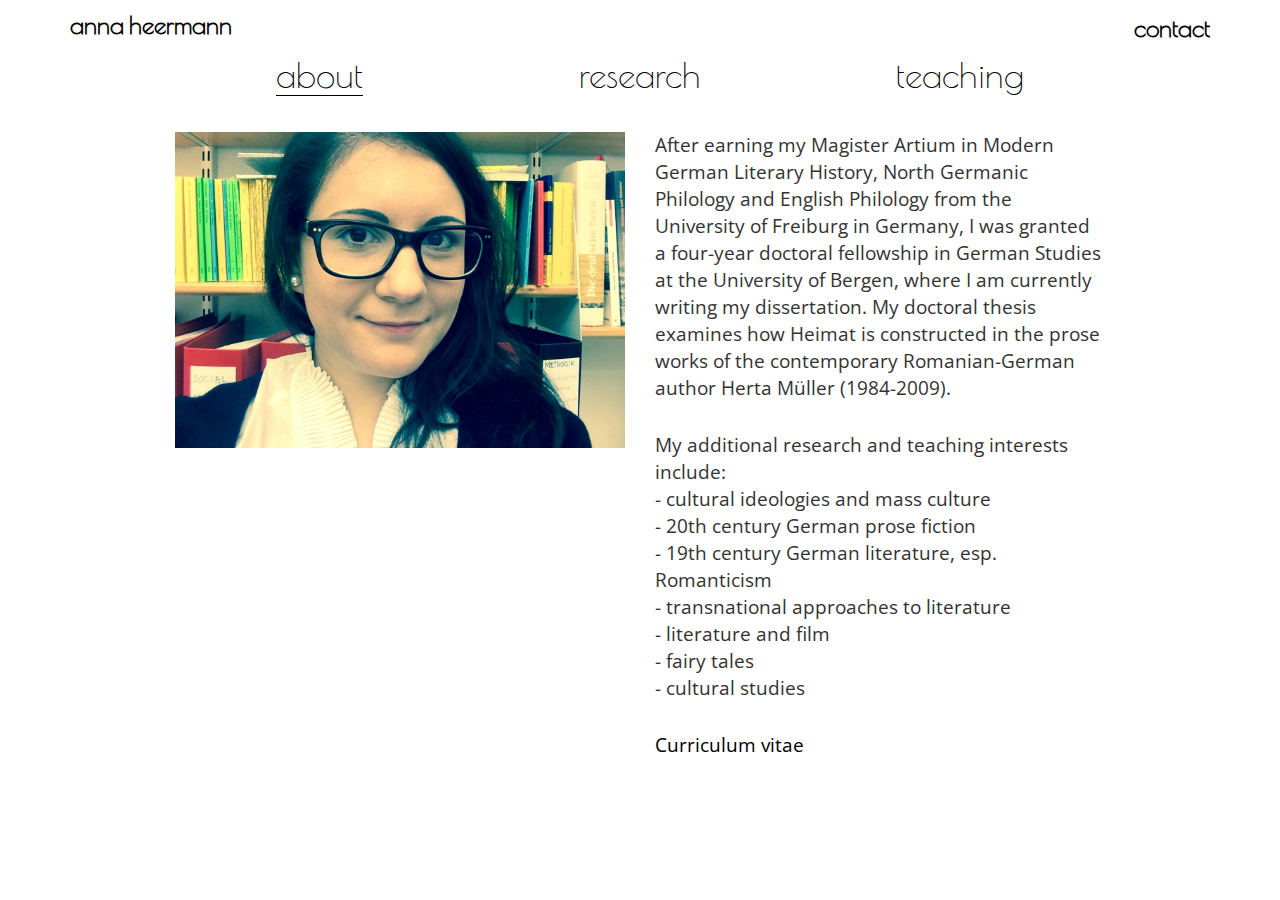
<file: about.html>
<!DOCTYPE html>
<html>
	<head>
	    <meta charset="UTF-8">
      <link href='http://fonts.googleapis.com/css?family=Poiret+One' rel='stylesheet' type='text/css'>
      <link href='http://fonts.googleapis.com/css?family=Open+Sans' rel='stylesheet' type='text/css'>
      <link rel="stylesheet" type="text/css" href="resources/style.css">
      <title>Anna Heermann</title>
      <script>
        (function(i,s,o,g,r,a,m){i['GoogleAnalyticsObject']=r;i[r]=i[r]||function(){
        (i[r].q=i[r].q||[]).push(arguments)},i[r].l=1*new Date();a=s.createElement(o),
        m=s.getElementsByTagName(o)[0];a.async=1;a.src=g;m.parentNode.insertBefore(a,m)
        })(window,document,'script','//www.google-analytics.com/analytics.js','ga');m
        ga('create', 'UA-15109205-2', 'auto');
        ga('send', 'pageview');
      </script>
      <meta name ="viewport" content="device-width" initial-scale="1.0">
	</head>
	<body>
		<nav class="navbar navbar-nav navbar-fixed-top" id ="navbackgroundcolor" role="navigation">
      <div class="container">
        <div class="navbar-header">
          <a class="navbar-brand" id="name" href="index.html">anna heermann</a>
        </div>
        <div id="navbar" class="collapse navbar-collapse">
         <ul class="nav navbar-right">
						<li id="contact"><a href="mailto:anna.heermann@gmail.com">contact</a></li>   
						
					</ul>
        </div><!--/.nav-collapse -->
      </div>
    </nav>
		
	<div class="container linkcontainer">
		<div class ="row">
			<div class="link col-md-4">
				<a href="about.html" class="onpage">about</a>
			</div>
			<div class="link col-md-4">	
				<a href="research.html">research</a>
			</div>
			<div class="link col-md-4">
				<a href="teaching.html">teaching</a>
			</div>
		</div>
	</div>

  	<div class ="container sevenfive">
  		<div class="row">
  			<div class="col-md-6">
  				<img src="img/about_img.jpg"  alt="Anna" class="img-responsive" alt="Responsive image">
  			</div>
  			<div class="col-md-6">
  			<p>	After earning my Magister Artium in Modern German Literary History, North Germanic Philology and English Philology from the University of Freiburg in Germany, I was granted a four-year doctoral fellowship in German Studies at the University of Bergen, where I am currently writing my dissertation. My doctoral thesis examines how Heimat is constructed in the prose works of the contemporary Romanian-German author Herta Müller (1984-2009). 
        </p>
        <br>
        <p>
        My additional research and teaching interests include: <br>
        - cultural ideologies and mass culture <br>
        - 20th century German prose fiction <br>
        - 19th century German literature, esp. Romanticism <br>
        - transnational approaches to literature <br>
        - literature and film <br>
        - fairy tales <br>
        - cultural studies <br>
        </p>
        <br>
        <p>
        <a href="resources/CV.pdf" >Curriculum vitae</a>
        </p>
  			</div>
  		</div>

  	</div>
</file>
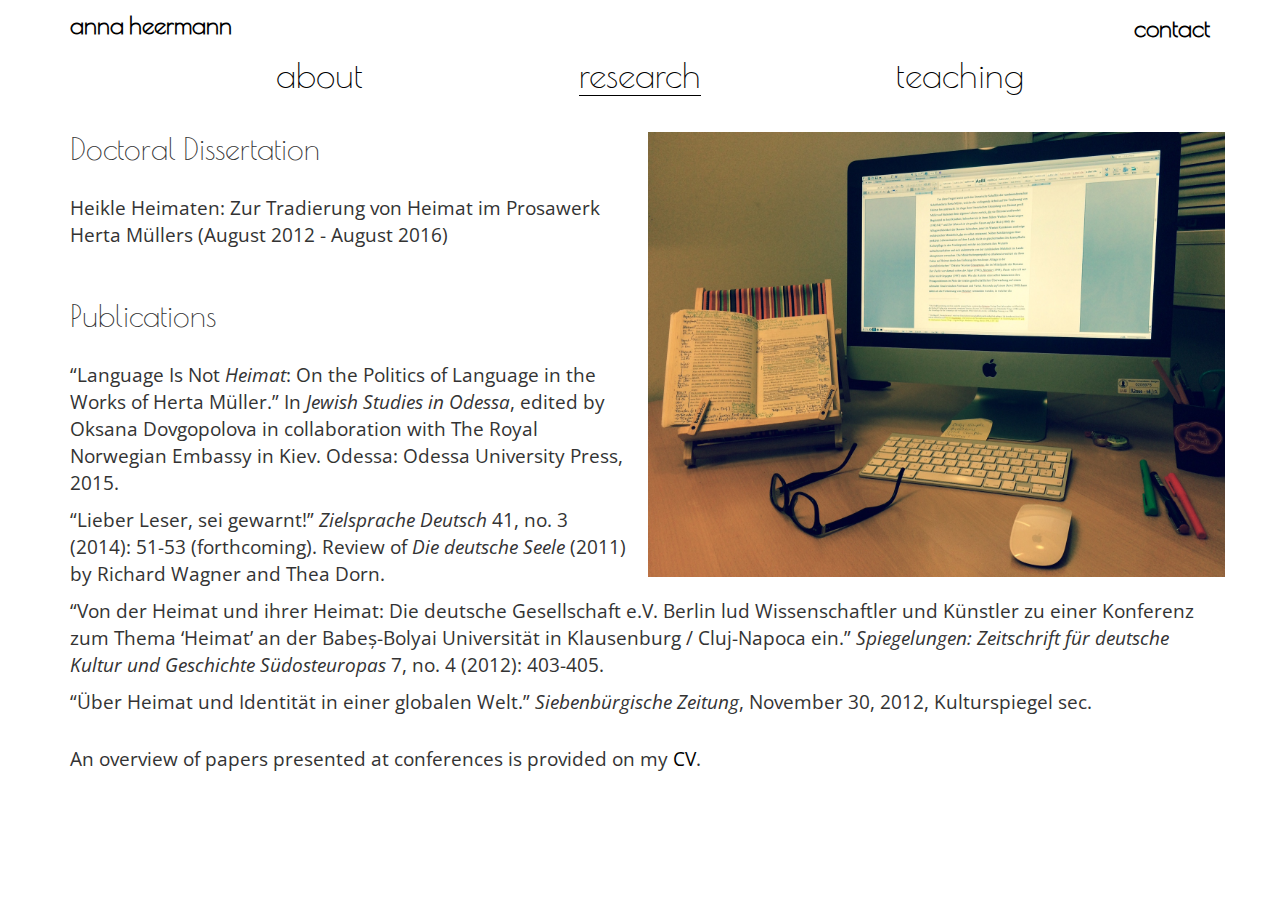
<file: research.html>
<!DOCTYPE html>
<html>
	<head>
		<meta charset="UTF-8">
    <link href='http://fonts.googleapis.com/css?family=Poiret+One' rel='stylesheet' type='text/css'>
    <link href='http://fonts.googleapis.com/css?family=Open+Sans' rel='stylesheet' type='text/css'>
    <link rel="stylesheet" type="text/css" href="resources/style.css">
    <title>Anna Heermann</title>
    <script>
      (function(i,s,o,g,r,a,m){i['GoogleAnalyticsObject']=r;i[r]=i[r]||function(){
      (i[r].q=i[r].q||[]).push(arguments)},i[r].l=1*new Date();a=s.createElement(o),
      m=s.getElementsByTagName(o)[0];a.async=1;a.src=g;m.parentNode.insertBefore(a,m)
      })(window,document,'script','//www.google-analytics.com/analytics.js','ga');
      ga('create', 'UA-15109205-2', 'auto');
      ga('send', 'pageview');
    </script>
    <meta name ="viewport" content="device-width" initial-scale="1.0">
	</head>
	<body>
		<nav class="navbar navbar-nav navbar-fixed-top" id ="navbackgroundcolor" role="navigation">
      <div class="container">
        <div class="navbar-header">
          <a class="navbar-brand" id="name" href="index.html">anna heermann</a>
        </div>
        <div id="navbar" class="collapse navbar-collapse">
         <ul class="nav navbar-right">
						<li id="contact"><a href="mailto:anna.heermann@if.uib.no">contact</a></li>   
						
					</ul>
        </div><!--/.nav-collapse -->
      </div>
    </nav>
		
	<div class="container linkcontainer">
		<div class ="row">
			<div class="link col-md-4">
				<a href="about.html">about</a>
			</div>
			<div class="link col-md-4">	
				<a href="research.html" class="onpage">research</a>
			</div>
			<div class="link col-md-4">
				<a href="teaching.html">teaching</a>
			</div>
		</div>
	</div>


	<div class ="container onehundred-r">
  		<div class="row">
  			<div class="col-md-12">
          <section>
          <img src="img/CompBook.jpg" alt="desk" class="img-responsive text-wrap" style="width: 50%" alt="Responsive image">
          <h2 id="research">Doctoral Dissertation</h2>
          <br>
          <p>Heikle Heimaten:
           Zur Tradierung von Heimat im Prosawerk Herta Müllers
          (August 2012 - August 2016)</p>
          <br>
  				<h2>Publications</h2>
  				<br>
          <p>“Language Is Not <i>Heimat</i>: On the Politics of Language in the Works of Herta Müller.” In <i>Jewish Studies in Odessa</i>, edited by Oksana Dovgopolova in collaboration with The Royal Norwegian Embassy in Kiev. Odessa: Odessa University Press, 2015.</p>
  				<p>
  					“Lieber Leser, sei gewarnt!” <i>Zielsprache Deutsch</i> 41, no. 3 (2014): 51-53 (forthcoming). Review of <i>Die deutsche Seele</i> (2011) by Richard Wagner and Thea Dorn.
          </p>
  			
  				<p>
  				“Von der Heimat und ihrer Heimat: Die deutsche Gesellschaft e.V. Berlin lud Wissenschaftler und Künstler zu einer Konferenz zum Thema ‘Heimat’ an der Babeș-Bolyai Universität in Klausenburg / Cluj-Napoca ein.” <i>Spiegelungen: Zeitschrift für deutsche Kultur und Geschichte Südosteuropas</i> 7, no. 4 (2012): 403-405.
  				</p>
          <p>“Über Heimat und Identität in einer globalen Welt.” <i>Siebenbürgische Zeitung</i>, November 30, 2012, Kulturspiegel sec.</p>
          <br>
          <p>An overview of papers presented at conferences is provided on my <a href="resources/CV.pdf" >CV</a>.</p>
         
  				</section>
  				
  		
  				
  			</div>
  		</div>

  	</div>
</file>
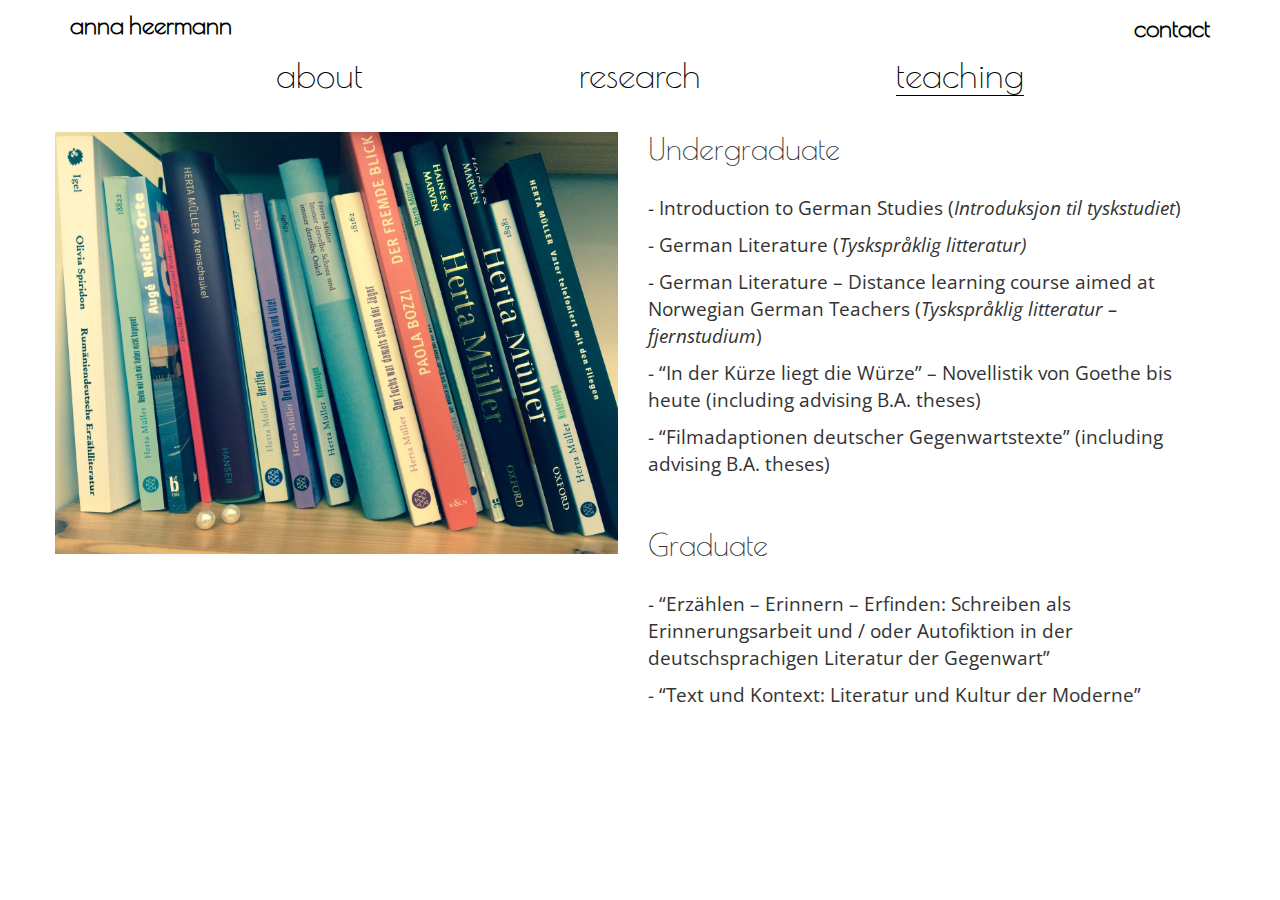
<file: teaching.html>
<!DOCTYPE html>
<html>
	<head>
		<meta charset="UTF-8">
		<link href='http://fonts.googleapis.com/css?family=Poiret+One' rel='stylesheet' type='text/css'>
        <link href='http://fonts.googleapis.com/css?family=Open+Sans' rel='stylesheet' type='text/css'>
        <link rel="stylesheet" type="text/css" href="resources/style.css">
        <title>Anna Heermann</title>
        <script>
		  (function(i,s,o,g,r,a,m){i['GoogleAnalyticsObject']=r;i[r]=i[r]||function(){
		  (i[r].q=i[r].q||[]).push(arguments)},i[r].l=1*new Date();a=s.createElement(o),
		  m=s.getElementsByTagName(o)[0];a.async=1;a.src=g;m.parentNode.insertBefore(a,m)
		  })(window,document,'script','//www.google-analytics.com/analytics.js','ga');
		  ga('create', 'UA-15109205-2', 'auto');
		  ga('send', 'pageview');
		</script>
		<meta name ="viewport" content="device-width" initial-scale="1.0">
	</head>
	<body>
		<nav class="navbar navbar-nav navbar-fixed-top" id ="navbackgroundcolor" role="navigation">
      <div class="container">
        <div class="navbar-header">
          <a class="navbar-brand" id="name" href="index.html">anna heermann</a>
        </div>
        <div id="navbar" class="collapse navbar-collapse">
         <ul class="nav navbar-right">
						<li id="contact"><a href="mailto:anna.heermann@if.uib.no">contact</a></li>   
						
					</ul>
        </div><!--/.nav-collapse -->
      </div>
    </nav>
		
	<div class="container linkcontainer">
		<div class ="row">
			<div class="link col-md-4">
				<a href="about.html">about</a>
			</div>
			<div class="link col-md-4">	
				<a href="research.html">research</a>
			</div>
			<div class="link col-md-4">
				<a href="teaching.html" class="onpage">teaching</a>
			</div>
		</div>
	</div>

	<div class ="container onehundred-l">
  		<div class="row">
  			<div class="col-md-6">
  				<img src="img/bookshelf.jpg" alt="desk" class="img-responsive" alt="Responsive image">
  			</div>
  			<div class="col-md-6">
  				<h2 id="undergrad">Undergraduate</h2>
  				<br>
  				<p>- Introduction to German Studies (<i>Introduksjon til tyskstudiet</i>)</p>
  				<p>- German Literature (<i>Tyskspråklig litteratur)</i></p>
  				<p>- German Literature – Distance learning course aimed at Norwegian German Teachers (<i>Tyskspråklig litteratur – fjernstudium</i>)</p>
  				<p>- “In der Kürze liegt die Würze” – Novellistik von Goethe bis heute 
				(including advising B.A. theses)</p>
				<p>- “Filmadaptionen deutscher Gegenwartstexte” 
				(including advising B.A. theses)</p>
				<br>
				<h2>Graduate</h2>
				<br>
				<p>- “Erzählen – Erinnern – Erfinden: Schreiben als Erinnerungsarbeit und / 
				oder Autofiktion in der deutschsprachigen Literatur der Gegenwart”</p>
				<p>- “Text und Kontext: Literatur und Kultur der Moderne”</p>
  			</div>
  		</div>

  	</div>
</file>
